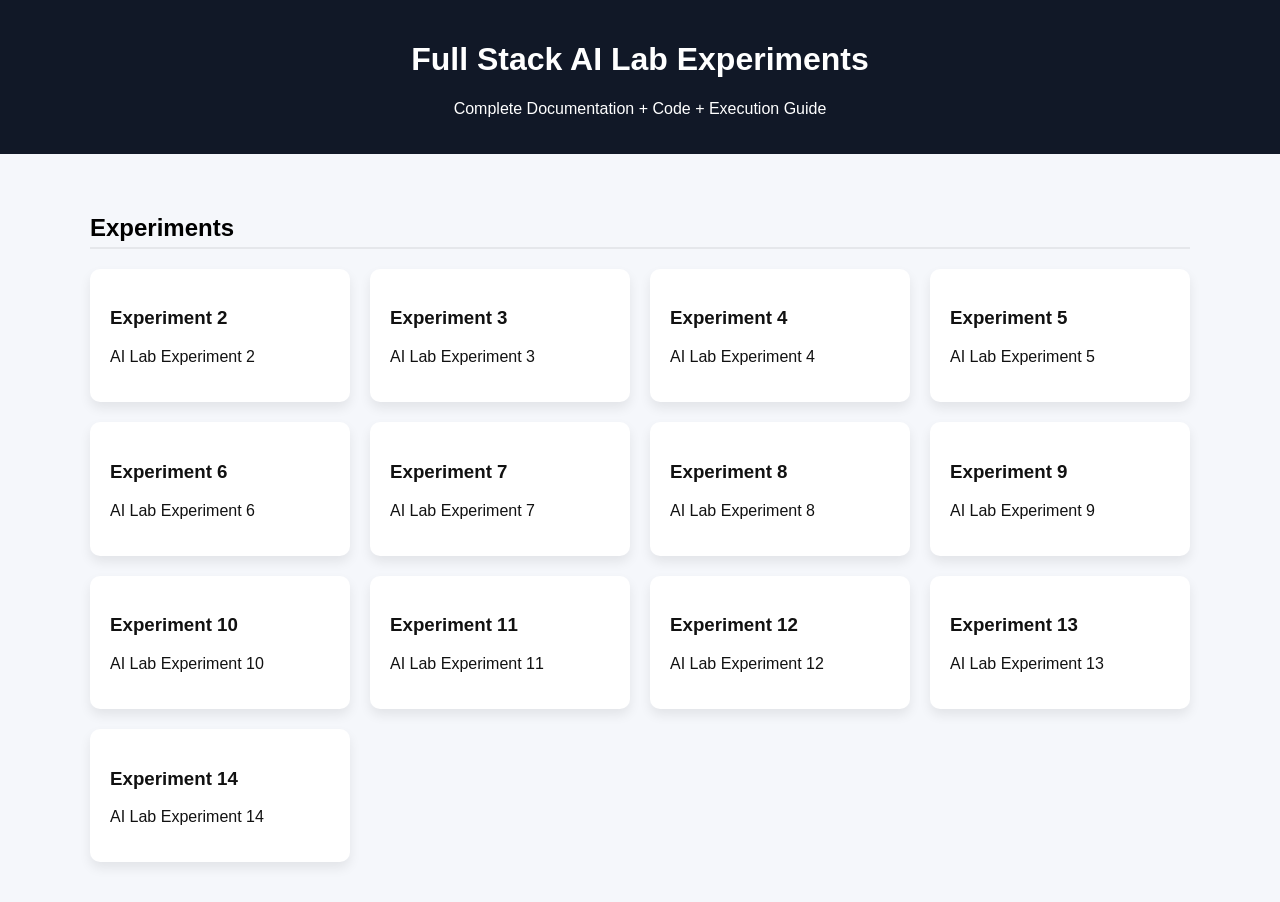
<file: index.html>
<!DOCTYPE html>
<html>
<head>
<title>Full Stack AI Lab Documentation</title>
<link rel="stylesheet" href="style.css">
</head>
<body>

<header>
<h1>Full Stack AI Lab Experiments</h1>
<p>Complete Documentation + Code + Execution Guide</p>
</header>

<div class="container">
<h2>Experiments</h2>

<div class="cards">
<a class="card" href="exp2.html"><h3>Experiment 2</h3><p>AI Lab Experiment 2</p></a>
<a class="card" href="exp3.html"><h3>Experiment 3</h3><p>AI Lab Experiment 3</p></a>
<a class="card" href="exp4.html"><h3>Experiment 4</h3><p>AI Lab Experiment 4</p></a>
<a class="card" href="exp5.html"><h3>Experiment 5</h3><p>AI Lab Experiment 5</p></a>
<a class="card" href="exp6.html"><h3>Experiment 6</h3><p>AI Lab Experiment 6</p></a>
<a class="card" href="exp7.html"><h3>Experiment 7</h3><p>AI Lab Experiment 7</p></a>
<a class="card" href="exp8.html"><h3>Experiment 8</h3><p>AI Lab Experiment 8</p></a>
<a class="card" href="exp9.html"><h3>Experiment 9</h3><p>AI Lab Experiment 9</p></a>
<a class="card" href="exp10.html"><h3>Experiment 10</h3><p>AI Lab Experiment 10</p></a>
<a class="card" href="exp11.html"><h3>Experiment 11</h3><p>AI Lab Experiment 11</p></a>
<a class="card" href="exp12.html"><h3>Experiment 12</h3><p>AI Lab Experiment 12</p></a>
<a class="card" href="exp13.html"><h3>Experiment 13</h3><p>AI Lab Experiment 13</p></a>
<a class="card" href="exp14.html"><h3>Experiment 14</h3><p>AI Lab Experiment 14</p></a>

</div>

</div>
</body>
</html>
</file>
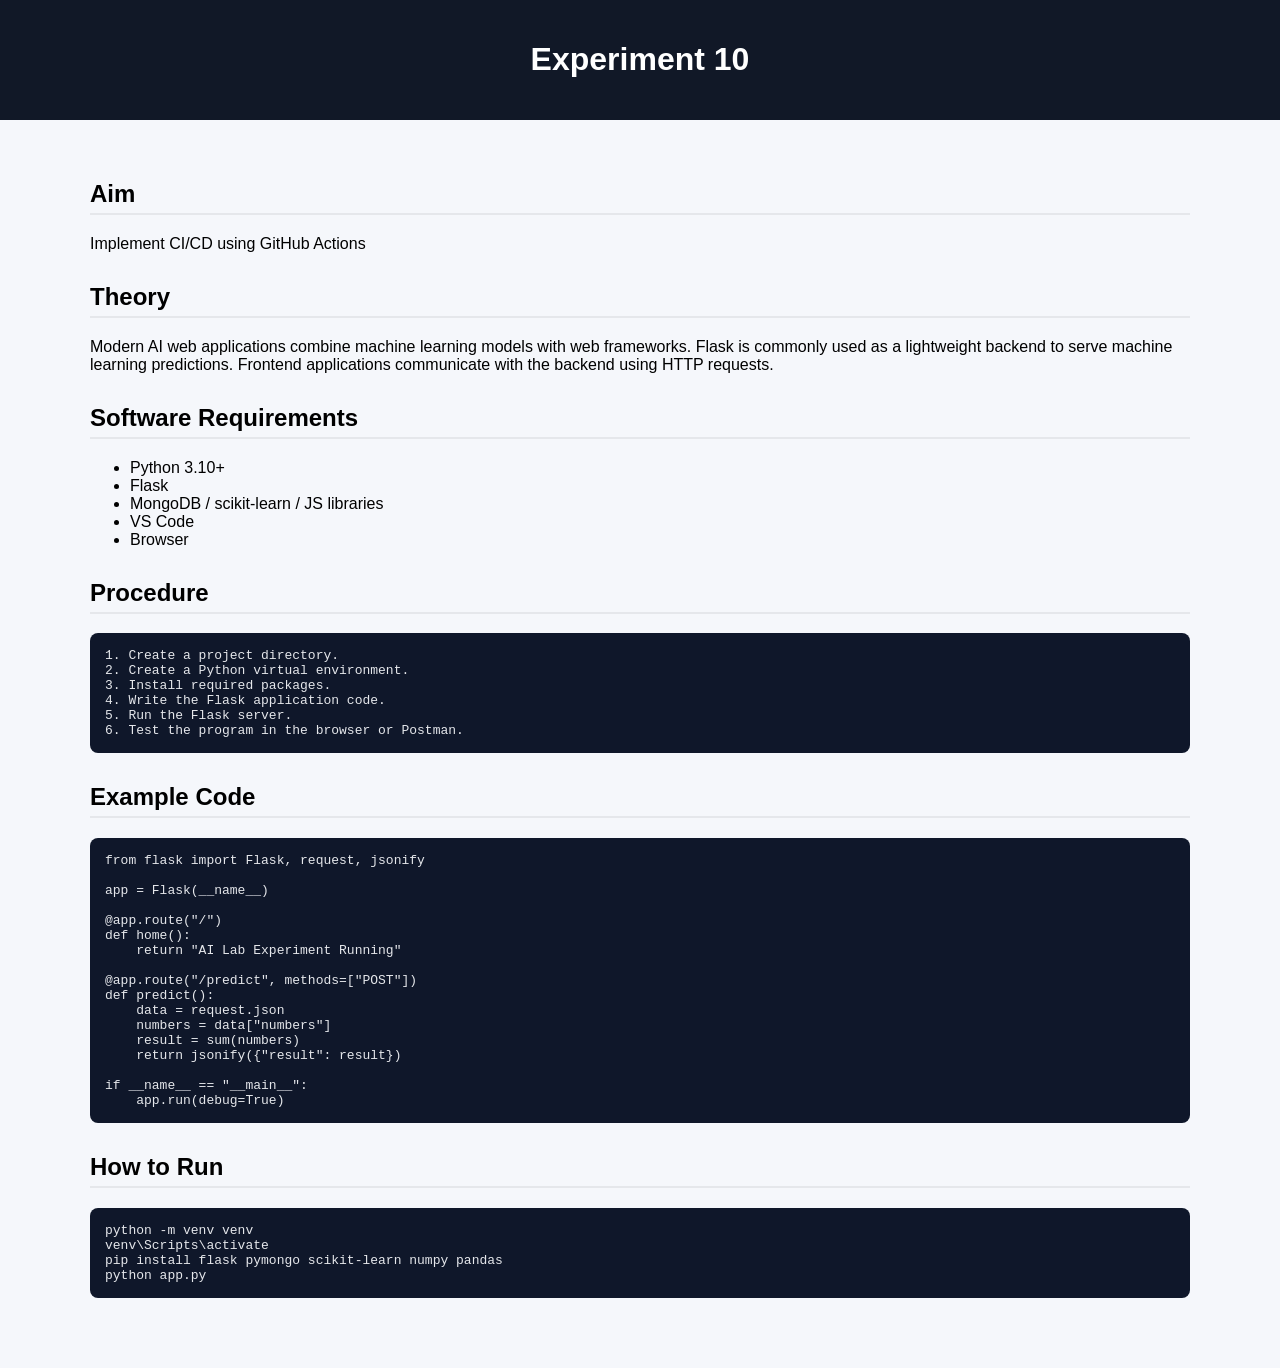
<file: exp10.html>
<!DOCTYPE html>
<html>
<head>
<title>Experiment 10</title>
<link rel="stylesheet" href="../style.css">
</head>
<body>

<header>
<h1>Experiment 10</h1>
</header>

<div class="container">

<section>
<h2>Aim</h2>
<p>Implement CI/CD using GitHub Actions</p>
</section>

<section>
<h2>Theory</h2>
<p>
Modern AI web applications combine machine learning models with web frameworks.
Flask is commonly used as a lightweight backend to serve machine learning predictions.
Frontend applications communicate with the backend using HTTP requests.
</p>
</section>

<section>
<h2>Software Requirements</h2>
<ul>
<li>Python 3.10+</li>
<li>Flask</li>
<li>MongoDB / scikit-learn / JS libraries</li>
<li>VS Code</li>
<li>Browser</li>
</ul>
</section>

<section>
<h2>Procedure</h2>
<pre>
1. Create a project directory.
2. Create a Python virtual environment.
3. Install required packages.
4. Write the Flask application code.
5. Run the Flask server.
6. Test the program in the browser or Postman.
</pre>
</section>

<section>
<h2>Example Code</h2>
<pre>
from flask import Flask, request, jsonify

app = Flask(__name__)

@app.route("/")
def home():
    return "AI Lab Experiment Running"

@app.route("/predict", methods=["POST"])
def predict():
    data = request.json
    numbers = data["numbers"]
    result = sum(numbers)
    return jsonify({"result": result})

if __name__ == "__main__":
    app.run(debug=True)
</pre>
</section>

<section>
<h2>How to Run</h2>
<pre>
python -m venv venv
venv\Scripts\activate
pip install flask pymongo scikit-learn numpy pandas
python app.py
</pre>
</section>

</div>
</body>
</html>
</file>
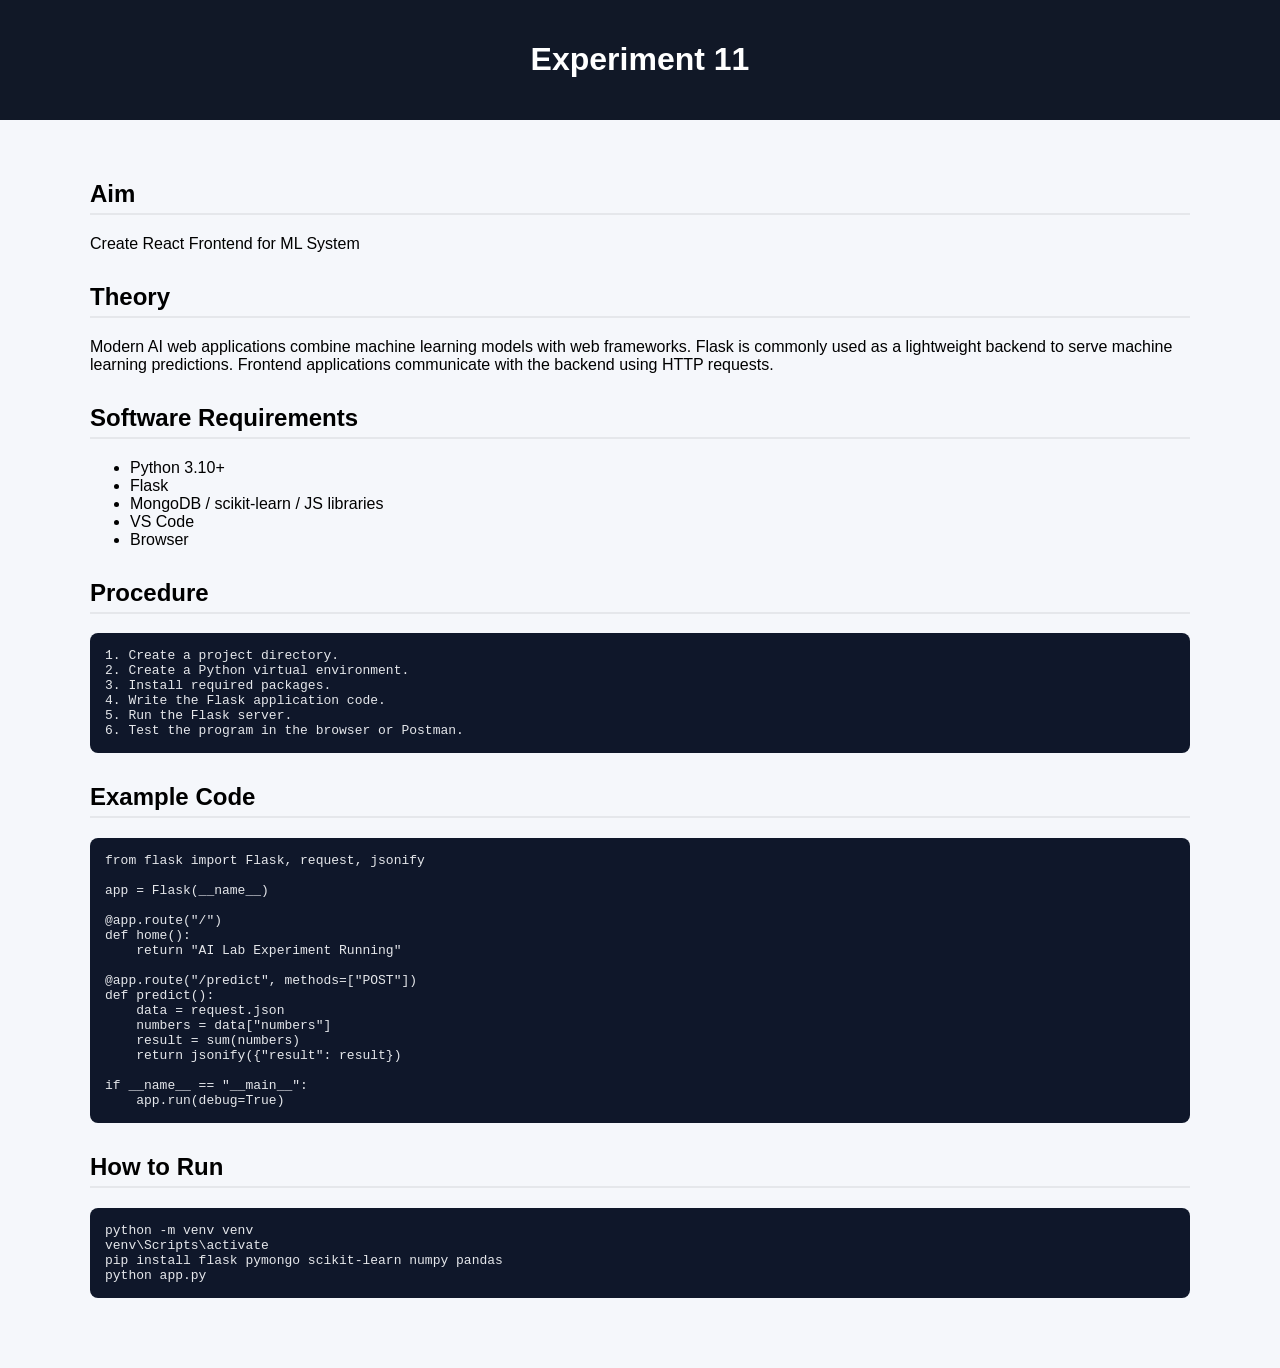
<file: exp11.html>
<!DOCTYPE html>
<html>
<head>
<title>Experiment 11</title>
<link rel="stylesheet" href="../style.css">
</head>
<body>

<header>
<h1>Experiment 11</h1>
</header>

<div class="container">

<section>
<h2>Aim</h2>
<p>Create React Frontend for ML System</p>
</section>

<section>
<h2>Theory</h2>
<p>
Modern AI web applications combine machine learning models with web frameworks.
Flask is commonly used as a lightweight backend to serve machine learning predictions.
Frontend applications communicate with the backend using HTTP requests.
</p>
</section>

<section>
<h2>Software Requirements</h2>
<ul>
<li>Python 3.10+</li>
<li>Flask</li>
<li>MongoDB / scikit-learn / JS libraries</li>
<li>VS Code</li>
<li>Browser</li>
</ul>
</section>

<section>
<h2>Procedure</h2>
<pre>
1. Create a project directory.
2. Create a Python virtual environment.
3. Install required packages.
4. Write the Flask application code.
5. Run the Flask server.
6. Test the program in the browser or Postman.
</pre>
</section>

<section>
<h2>Example Code</h2>
<pre>
from flask import Flask, request, jsonify

app = Flask(__name__)

@app.route("/")
def home():
    return "AI Lab Experiment Running"

@app.route("/predict", methods=["POST"])
def predict():
    data = request.json
    numbers = data["numbers"]
    result = sum(numbers)
    return jsonify({"result": result})

if __name__ == "__main__":
    app.run(debug=True)
</pre>
</section>

<section>
<h2>How to Run</h2>
<pre>
python -m venv venv
venv\Scripts\activate
pip install flask pymongo scikit-learn numpy pandas
python app.py
</pre>
</section>

</div>
</body>
</html>
</file>
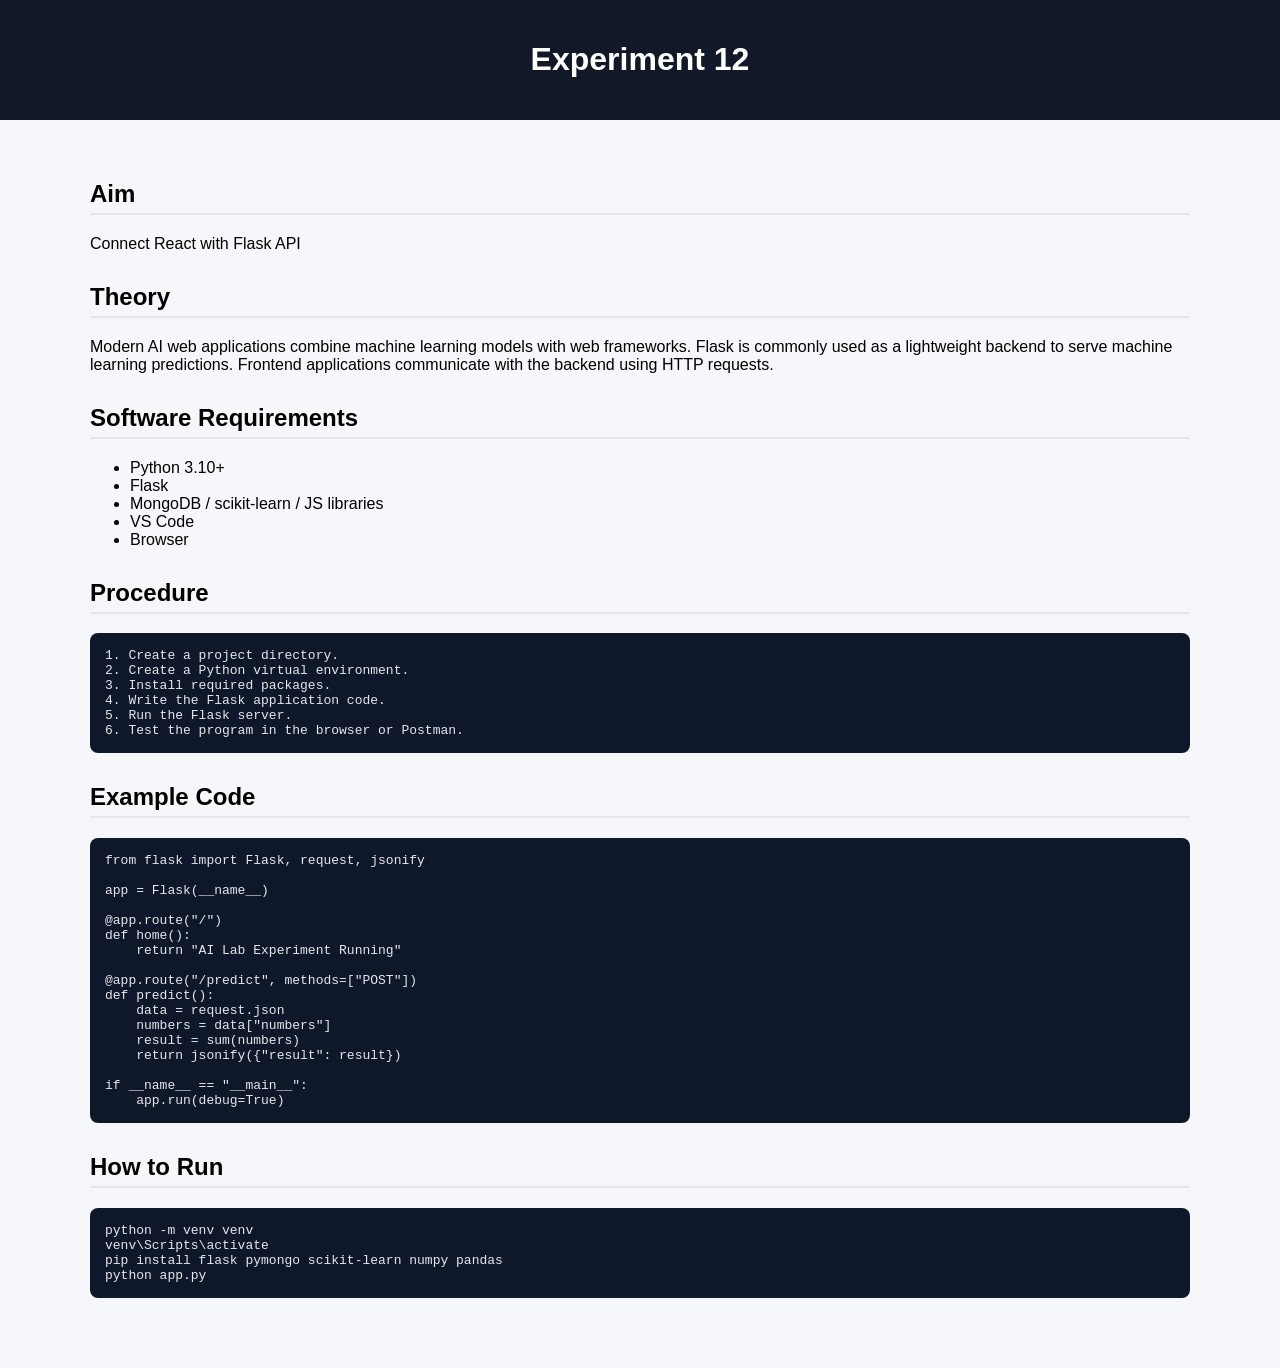
<file: exp12.html>
<!DOCTYPE html>
<html>
<head>
<title>Experiment 12</title>
<link rel="stylesheet" href="../style.css">
</head>
<body>

<header>
<h1>Experiment 12</h1>
</header>

<div class="container">

<section>
<h2>Aim</h2>
<p>Connect React with Flask API</p>
</section>

<section>
<h2>Theory</h2>
<p>
Modern AI web applications combine machine learning models with web frameworks.
Flask is commonly used as a lightweight backend to serve machine learning predictions.
Frontend applications communicate with the backend using HTTP requests.
</p>
</section>

<section>
<h2>Software Requirements</h2>
<ul>
<li>Python 3.10+</li>
<li>Flask</li>
<li>MongoDB / scikit-learn / JS libraries</li>
<li>VS Code</li>
<li>Browser</li>
</ul>
</section>

<section>
<h2>Procedure</h2>
<pre>
1. Create a project directory.
2. Create a Python virtual environment.
3. Install required packages.
4. Write the Flask application code.
5. Run the Flask server.
6. Test the program in the browser or Postman.
</pre>
</section>

<section>
<h2>Example Code</h2>
<pre>
from flask import Flask, request, jsonify

app = Flask(__name__)

@app.route("/")
def home():
    return "AI Lab Experiment Running"

@app.route("/predict", methods=["POST"])
def predict():
    data = request.json
    numbers = data["numbers"]
    result = sum(numbers)
    return jsonify({"result": result})

if __name__ == "__main__":
    app.run(debug=True)
</pre>
</section>

<section>
<h2>How to Run</h2>
<pre>
python -m venv venv
venv\Scripts\activate
pip install flask pymongo scikit-learn numpy pandas
python app.py
</pre>
</section>

</div>
</body>
</html>
</file>
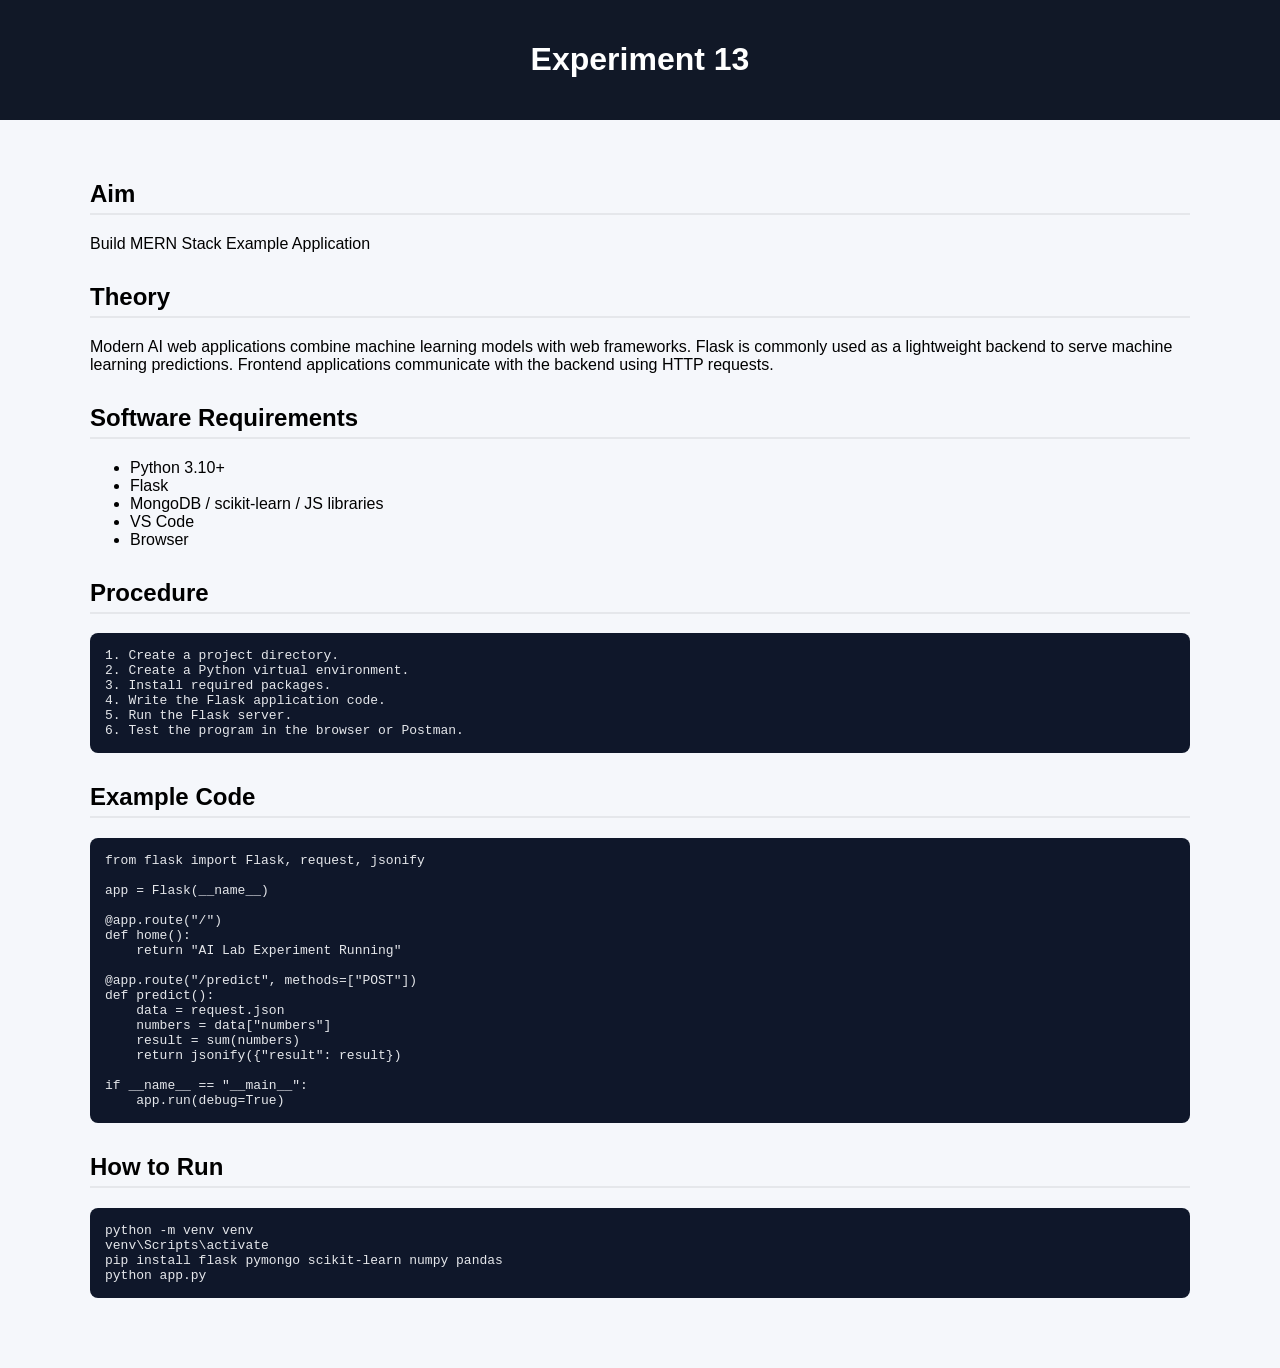
<file: exp13.html>
<!DOCTYPE html>
<html>
<head>
<title>Experiment 13</title>
<link rel="stylesheet" href="../style.css">
</head>
<body>

<header>
<h1>Experiment 13</h1>
</header>

<div class="container">

<section>
<h2>Aim</h2>
<p>Build MERN Stack Example Application</p>
</section>

<section>
<h2>Theory</h2>
<p>
Modern AI web applications combine machine learning models with web frameworks.
Flask is commonly used as a lightweight backend to serve machine learning predictions.
Frontend applications communicate with the backend using HTTP requests.
</p>
</section>

<section>
<h2>Software Requirements</h2>
<ul>
<li>Python 3.10+</li>
<li>Flask</li>
<li>MongoDB / scikit-learn / JS libraries</li>
<li>VS Code</li>
<li>Browser</li>
</ul>
</section>

<section>
<h2>Procedure</h2>
<pre>
1. Create a project directory.
2. Create a Python virtual environment.
3. Install required packages.
4. Write the Flask application code.
5. Run the Flask server.
6. Test the program in the browser or Postman.
</pre>
</section>

<section>
<h2>Example Code</h2>
<pre>
from flask import Flask, request, jsonify

app = Flask(__name__)

@app.route("/")
def home():
    return "AI Lab Experiment Running"

@app.route("/predict", methods=["POST"])
def predict():
    data = request.json
    numbers = data["numbers"]
    result = sum(numbers)
    return jsonify({"result": result})

if __name__ == "__main__":
    app.run(debug=True)
</pre>
</section>

<section>
<h2>How to Run</h2>
<pre>
python -m venv venv
venv\Scripts\activate
pip install flask pymongo scikit-learn numpy pandas
python app.py
</pre>
</section>

</div>
</body>
</html>
</file>
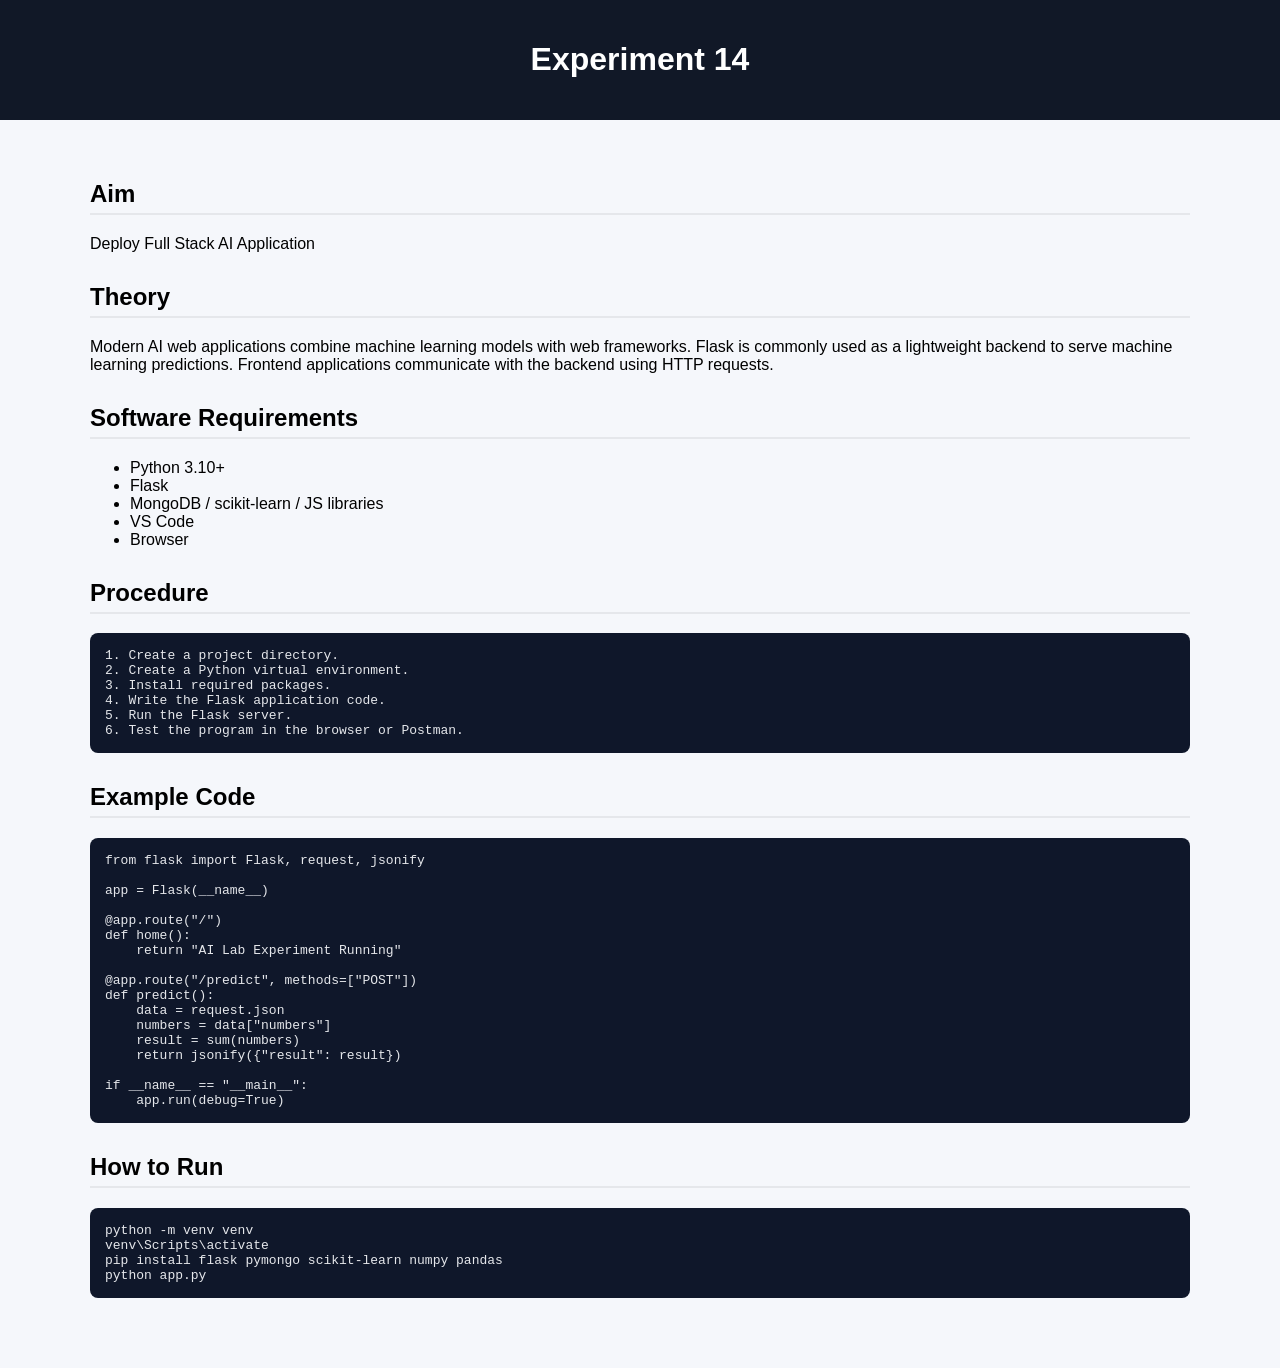
<file: exp14.html>
<!DOCTYPE html>
<html>
<head>
<title>Experiment 14</title>
<link rel="stylesheet" href="../style.css">
</head>
<body>

<header>
<h1>Experiment 14</h1>
</header>

<div class="container">

<section>
<h2>Aim</h2>
<p>Deploy Full Stack AI Application</p>
</section>

<section>
<h2>Theory</h2>
<p>
Modern AI web applications combine machine learning models with web frameworks.
Flask is commonly used as a lightweight backend to serve machine learning predictions.
Frontend applications communicate with the backend using HTTP requests.
</p>
</section>

<section>
<h2>Software Requirements</h2>
<ul>
<li>Python 3.10+</li>
<li>Flask</li>
<li>MongoDB / scikit-learn / JS libraries</li>
<li>VS Code</li>
<li>Browser</li>
</ul>
</section>

<section>
<h2>Procedure</h2>
<pre>
1. Create a project directory.
2. Create a Python virtual environment.
3. Install required packages.
4. Write the Flask application code.
5. Run the Flask server.
6. Test the program in the browser or Postman.
</pre>
</section>

<section>
<h2>Example Code</h2>
<pre>
from flask import Flask, request, jsonify

app = Flask(__name__)

@app.route("/")
def home():
    return "AI Lab Experiment Running"

@app.route("/predict", methods=["POST"])
def predict():
    data = request.json
    numbers = data["numbers"]
    result = sum(numbers)
    return jsonify({"result": result})

if __name__ == "__main__":
    app.run(debug=True)
</pre>
</section>

<section>
<h2>How to Run</h2>
<pre>
python -m venv venv
venv\Scripts\activate
pip install flask pymongo scikit-learn numpy pandas
python app.py
</pre>
</section>

</div>
</body>
</html>
</file>
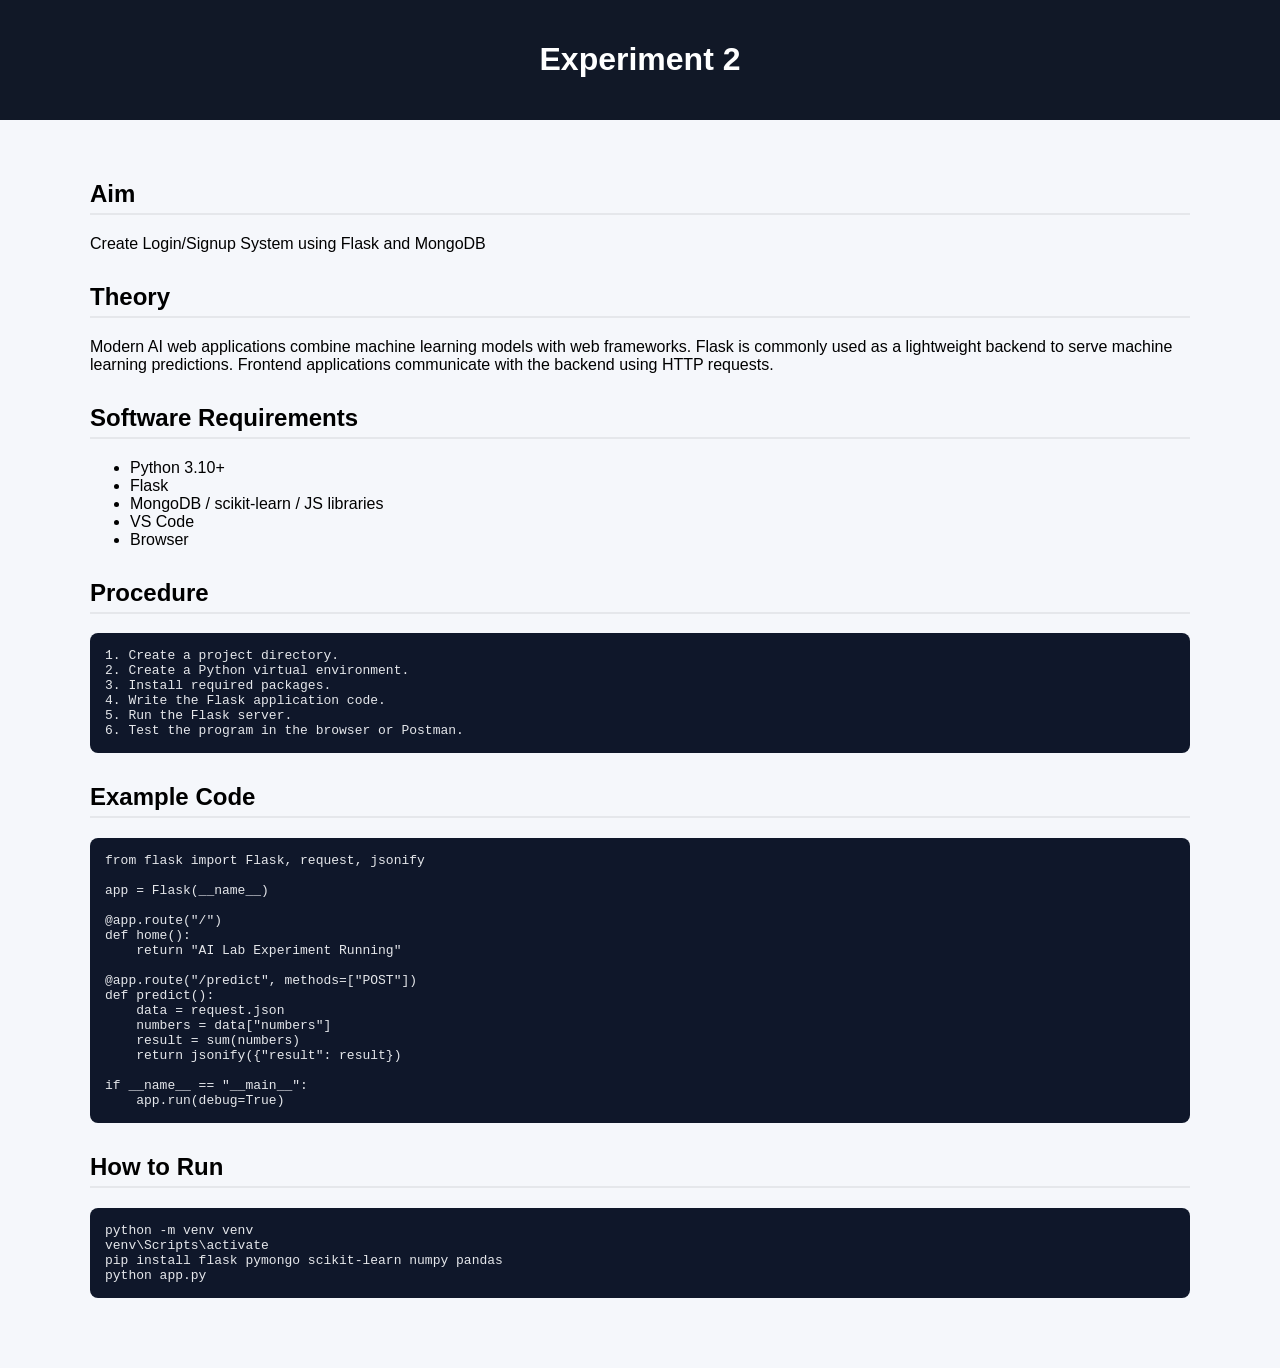
<file: exp2.html>
<!DOCTYPE html>
<html>
<head>
<title>Experiment 2</title>
<link rel="stylesheet" href="../style.css">
</head>
<body>

<header>
<h1>Experiment 2</h1>
</header>

<div class="container">

<section>
<h2>Aim</h2>
<p>Create Login/Signup System using Flask and MongoDB</p>
</section>

<section>
<h2>Theory</h2>
<p>
Modern AI web applications combine machine learning models with web frameworks.
Flask is commonly used as a lightweight backend to serve machine learning predictions.
Frontend applications communicate with the backend using HTTP requests.
</p>
</section>

<section>
<h2>Software Requirements</h2>
<ul>
<li>Python 3.10+</li>
<li>Flask</li>
<li>MongoDB / scikit-learn / JS libraries</li>
<li>VS Code</li>
<li>Browser</li>
</ul>
</section>

<section>
<h2>Procedure</h2>
<pre>
1. Create a project directory.
2. Create a Python virtual environment.
3. Install required packages.
4. Write the Flask application code.
5. Run the Flask server.
6. Test the program in the browser or Postman.
</pre>
</section>

<section>
<h2>Example Code</h2>
<pre>
from flask import Flask, request, jsonify

app = Flask(__name__)

@app.route("/")
def home():
    return "AI Lab Experiment Running"

@app.route("/predict", methods=["POST"])
def predict():
    data = request.json
    numbers = data["numbers"]
    result = sum(numbers)
    return jsonify({"result": result})

if __name__ == "__main__":
    app.run(debug=True)
</pre>
</section>

<section>
<h2>How to Run</h2>
<pre>
python -m venv venv
venv\Scripts\activate
pip install flask pymongo scikit-learn numpy pandas
python app.py
</pre>
</section>

</div>
</body>
</html>
</file>
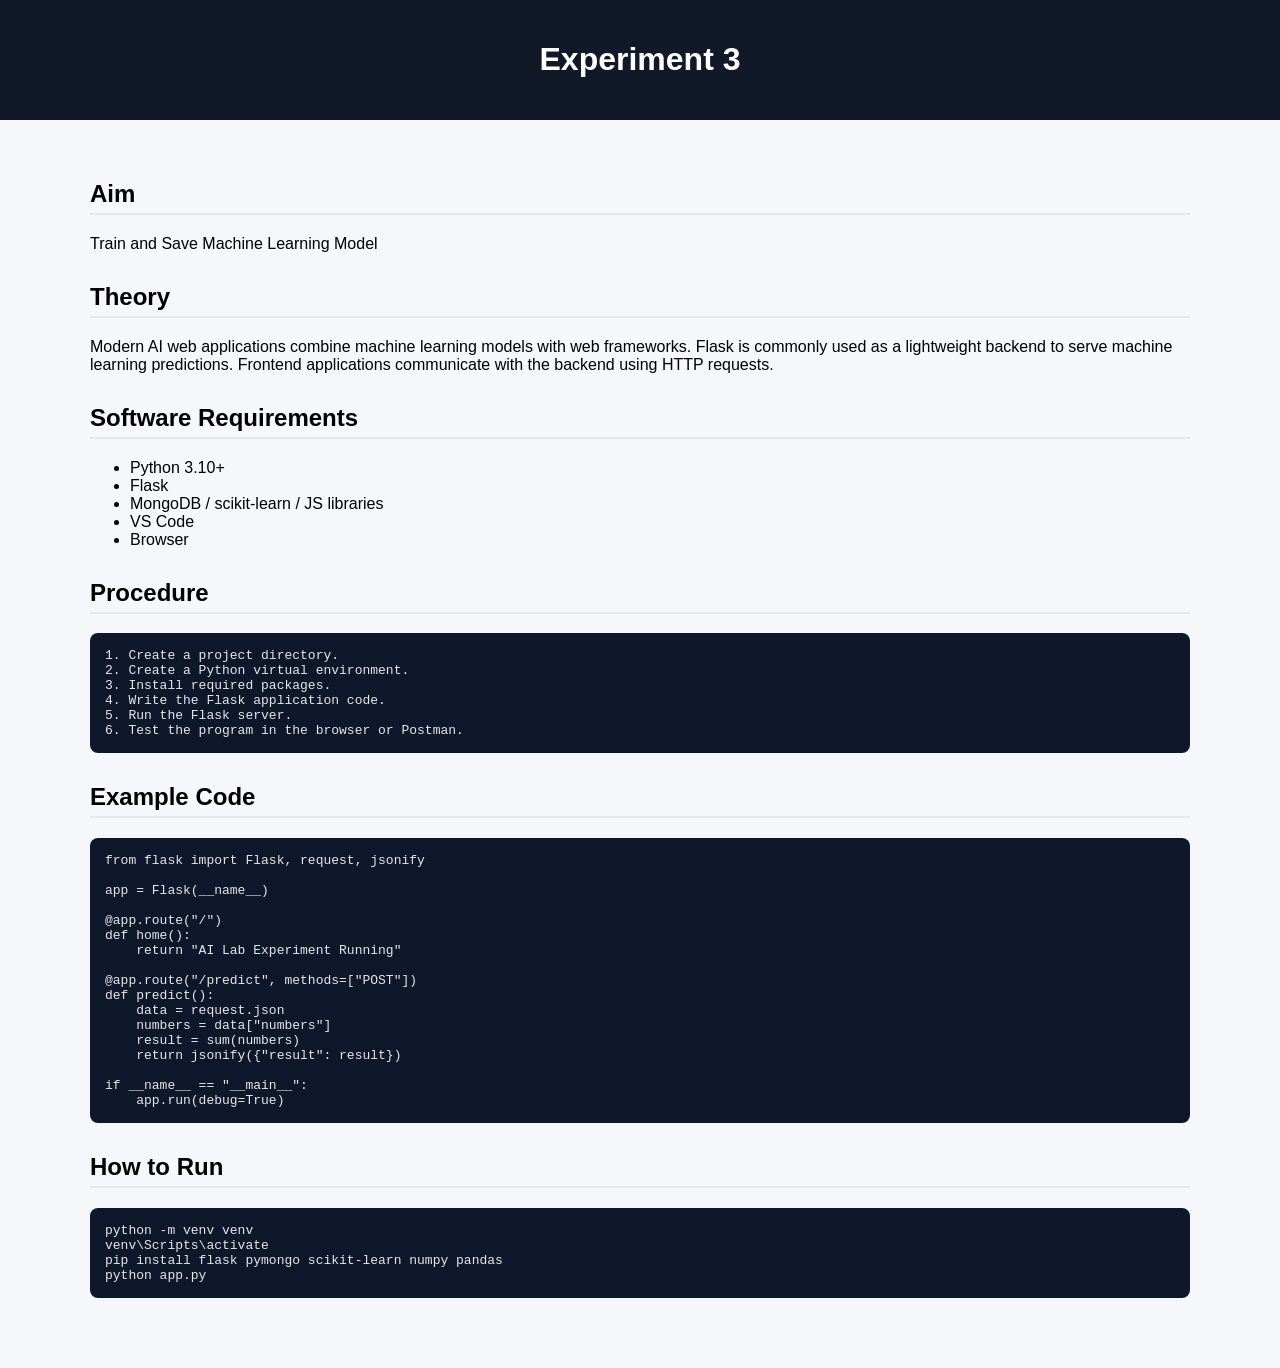
<file: exp3.html>
<!DOCTYPE html>
<html>
<head>
<title>Experiment 3</title>
<link rel="stylesheet" href="../style.css">
</head>
<body>

<header>
<h1>Experiment 3</h1>
</header>

<div class="container">

<section>
<h2>Aim</h2>
<p>Train and Save Machine Learning Model</p>
</section>

<section>
<h2>Theory</h2>
<p>
Modern AI web applications combine machine learning models with web frameworks.
Flask is commonly used as a lightweight backend to serve machine learning predictions.
Frontend applications communicate with the backend using HTTP requests.
</p>
</section>

<section>
<h2>Software Requirements</h2>
<ul>
<li>Python 3.10+</li>
<li>Flask</li>
<li>MongoDB / scikit-learn / JS libraries</li>
<li>VS Code</li>
<li>Browser</li>
</ul>
</section>

<section>
<h2>Procedure</h2>
<pre>
1. Create a project directory.
2. Create a Python virtual environment.
3. Install required packages.
4. Write the Flask application code.
5. Run the Flask server.
6. Test the program in the browser or Postman.
</pre>
</section>

<section>
<h2>Example Code</h2>
<pre>
from flask import Flask, request, jsonify

app = Flask(__name__)

@app.route("/")
def home():
    return "AI Lab Experiment Running"

@app.route("/predict", methods=["POST"])
def predict():
    data = request.json
    numbers = data["numbers"]
    result = sum(numbers)
    return jsonify({"result": result})

if __name__ == "__main__":
    app.run(debug=True)
</pre>
</section>

<section>
<h2>How to Run</h2>
<pre>
python -m venv venv
venv\Scripts\activate
pip install flask pymongo scikit-learn numpy pandas
python app.py
</pre>
</section>

</div>
</body>
</html>
</file>
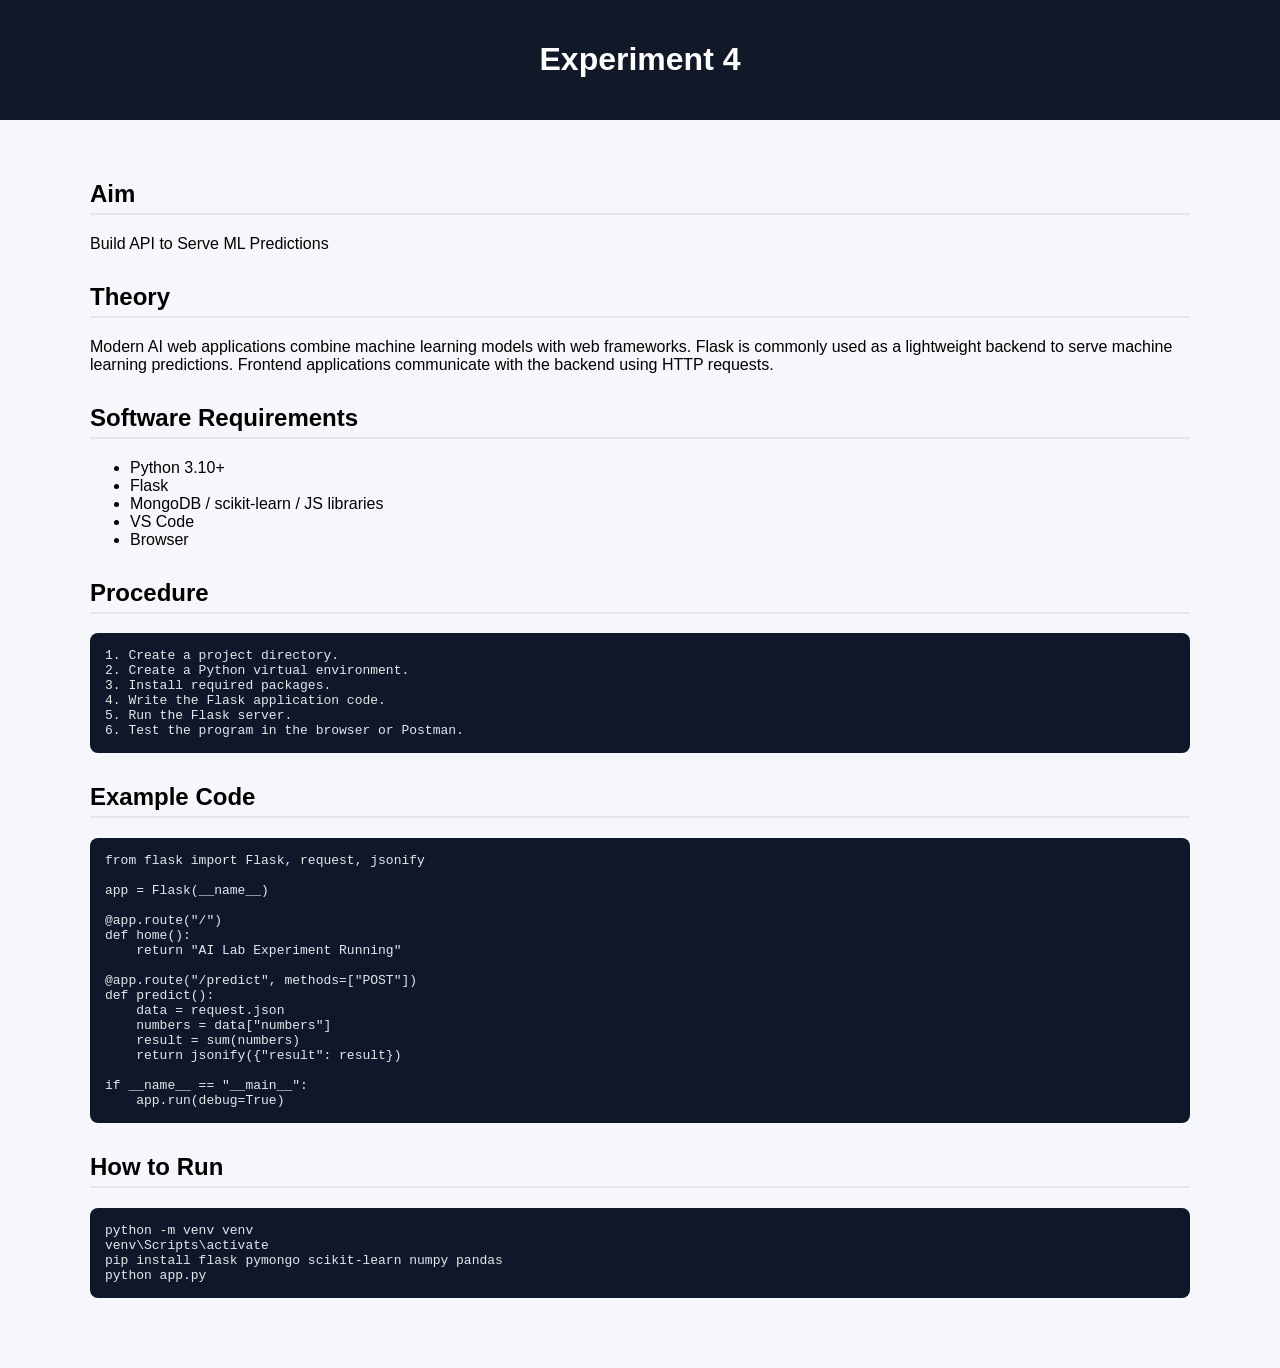
<file: exp4.html>
<!DOCTYPE html>
<html>
<head>
<title>Experiment 4</title>
<link rel="stylesheet" href="../style.css">
</head>
<body>

<header>
<h1>Experiment 4</h1>
</header>

<div class="container">

<section>
<h2>Aim</h2>
<p>Build API to Serve ML Predictions</p>
</section>

<section>
<h2>Theory</h2>
<p>
Modern AI web applications combine machine learning models with web frameworks.
Flask is commonly used as a lightweight backend to serve machine learning predictions.
Frontend applications communicate with the backend using HTTP requests.
</p>
</section>

<section>
<h2>Software Requirements</h2>
<ul>
<li>Python 3.10+</li>
<li>Flask</li>
<li>MongoDB / scikit-learn / JS libraries</li>
<li>VS Code</li>
<li>Browser</li>
</ul>
</section>

<section>
<h2>Procedure</h2>
<pre>
1. Create a project directory.
2. Create a Python virtual environment.
3. Install required packages.
4. Write the Flask application code.
5. Run the Flask server.
6. Test the program in the browser or Postman.
</pre>
</section>

<section>
<h2>Example Code</h2>
<pre>
from flask import Flask, request, jsonify

app = Flask(__name__)

@app.route("/")
def home():
    return "AI Lab Experiment Running"

@app.route("/predict", methods=["POST"])
def predict():
    data = request.json
    numbers = data["numbers"]
    result = sum(numbers)
    return jsonify({"result": result})

if __name__ == "__main__":
    app.run(debug=True)
</pre>
</section>

<section>
<h2>How to Run</h2>
<pre>
python -m venv venv
venv\Scripts\activate
pip install flask pymongo scikit-learn numpy pandas
python app.py
</pre>
</section>

</div>
</body>
</html>
</file>
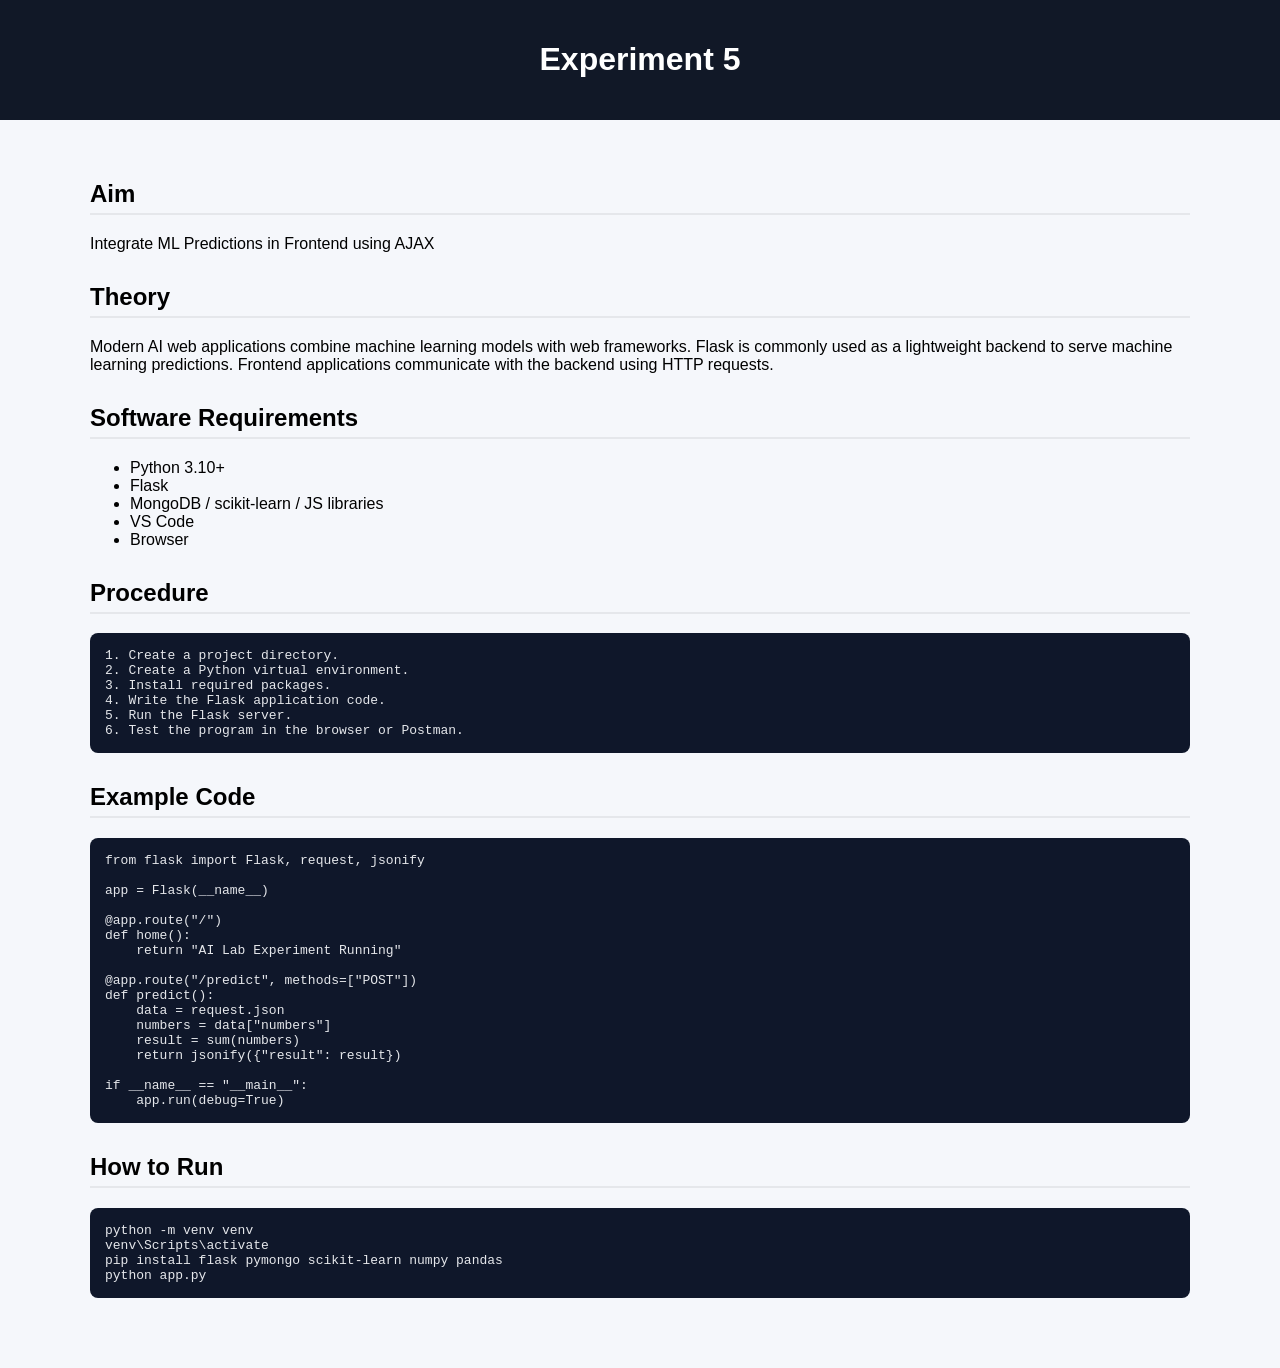
<file: exp5.html>
<!DOCTYPE html>
<html>
<head>
<title>Experiment 5</title>
<link rel="stylesheet" href="../style.css">
</head>
<body>

<header>
<h1>Experiment 5</h1>
</header>

<div class="container">

<section>
<h2>Aim</h2>
<p>Integrate ML Predictions in Frontend using AJAX</p>
</section>

<section>
<h2>Theory</h2>
<p>
Modern AI web applications combine machine learning models with web frameworks.
Flask is commonly used as a lightweight backend to serve machine learning predictions.
Frontend applications communicate with the backend using HTTP requests.
</p>
</section>

<section>
<h2>Software Requirements</h2>
<ul>
<li>Python 3.10+</li>
<li>Flask</li>
<li>MongoDB / scikit-learn / JS libraries</li>
<li>VS Code</li>
<li>Browser</li>
</ul>
</section>

<section>
<h2>Procedure</h2>
<pre>
1. Create a project directory.
2. Create a Python virtual environment.
3. Install required packages.
4. Write the Flask application code.
5. Run the Flask server.
6. Test the program in the browser or Postman.
</pre>
</section>

<section>
<h2>Example Code</h2>
<pre>
from flask import Flask, request, jsonify

app = Flask(__name__)

@app.route("/")
def home():
    return "AI Lab Experiment Running"

@app.route("/predict", methods=["POST"])
def predict():
    data = request.json
    numbers = data["numbers"]
    result = sum(numbers)
    return jsonify({"result": result})

if __name__ == "__main__":
    app.run(debug=True)
</pre>
</section>

<section>
<h2>How to Run</h2>
<pre>
python -m venv venv
venv\Scripts\activate
pip install flask pymongo scikit-learn numpy pandas
python app.py
</pre>
</section>

</div>
</body>
</html>
</file>
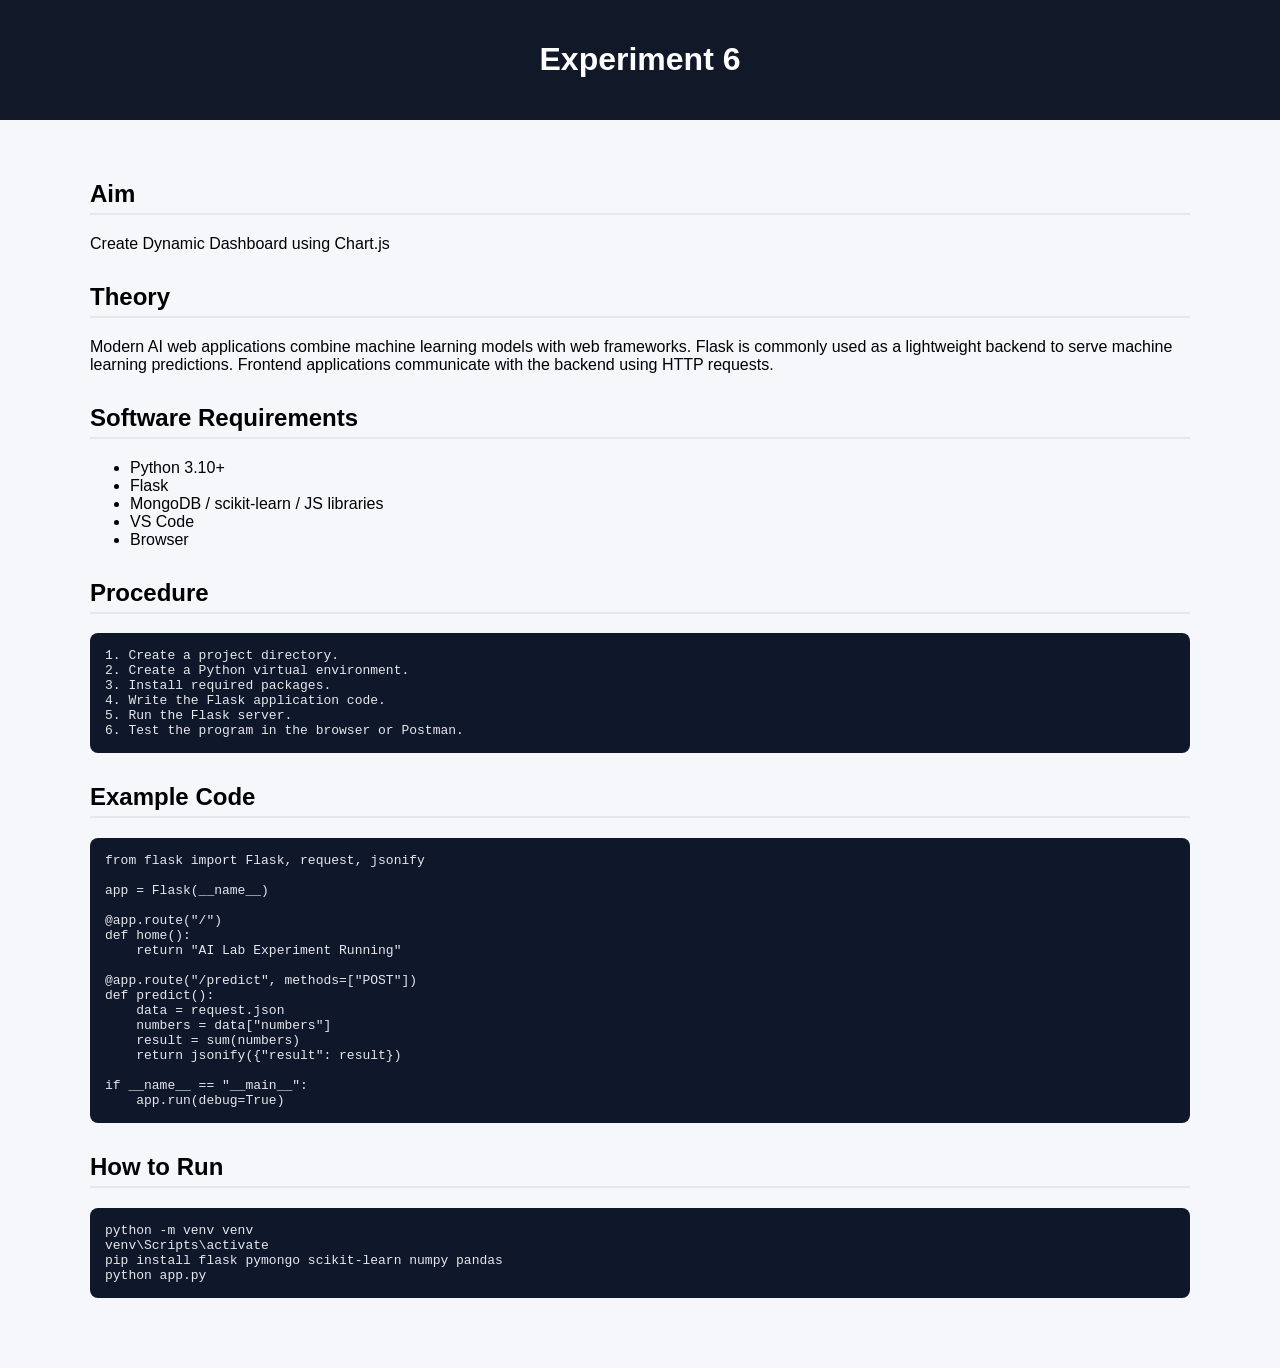
<file: exp6.html>
<!DOCTYPE html>
<html>
<head>
<title>Experiment 6</title>
<link rel="stylesheet" href="../style.css">
</head>
<body>

<header>
<h1>Experiment 6</h1>
</header>

<div class="container">

<section>
<h2>Aim</h2>
<p>Create Dynamic Dashboard using Chart.js</p>
</section>

<section>
<h2>Theory</h2>
<p>
Modern AI web applications combine machine learning models with web frameworks.
Flask is commonly used as a lightweight backend to serve machine learning predictions.
Frontend applications communicate with the backend using HTTP requests.
</p>
</section>

<section>
<h2>Software Requirements</h2>
<ul>
<li>Python 3.10+</li>
<li>Flask</li>
<li>MongoDB / scikit-learn / JS libraries</li>
<li>VS Code</li>
<li>Browser</li>
</ul>
</section>

<section>
<h2>Procedure</h2>
<pre>
1. Create a project directory.
2. Create a Python virtual environment.
3. Install required packages.
4. Write the Flask application code.
5. Run the Flask server.
6. Test the program in the browser or Postman.
</pre>
</section>

<section>
<h2>Example Code</h2>
<pre>
from flask import Flask, request, jsonify

app = Flask(__name__)

@app.route("/")
def home():
    return "AI Lab Experiment Running"

@app.route("/predict", methods=["POST"])
def predict():
    data = request.json
    numbers = data["numbers"]
    result = sum(numbers)
    return jsonify({"result": result})

if __name__ == "__main__":
    app.run(debug=True)
</pre>
</section>

<section>
<h2>How to Run</h2>
<pre>
python -m venv venv
venv\Scripts\activate
pip install flask pymongo scikit-learn numpy pandas
python app.py
</pre>
</section>

</div>
</body>
</html>
</file>
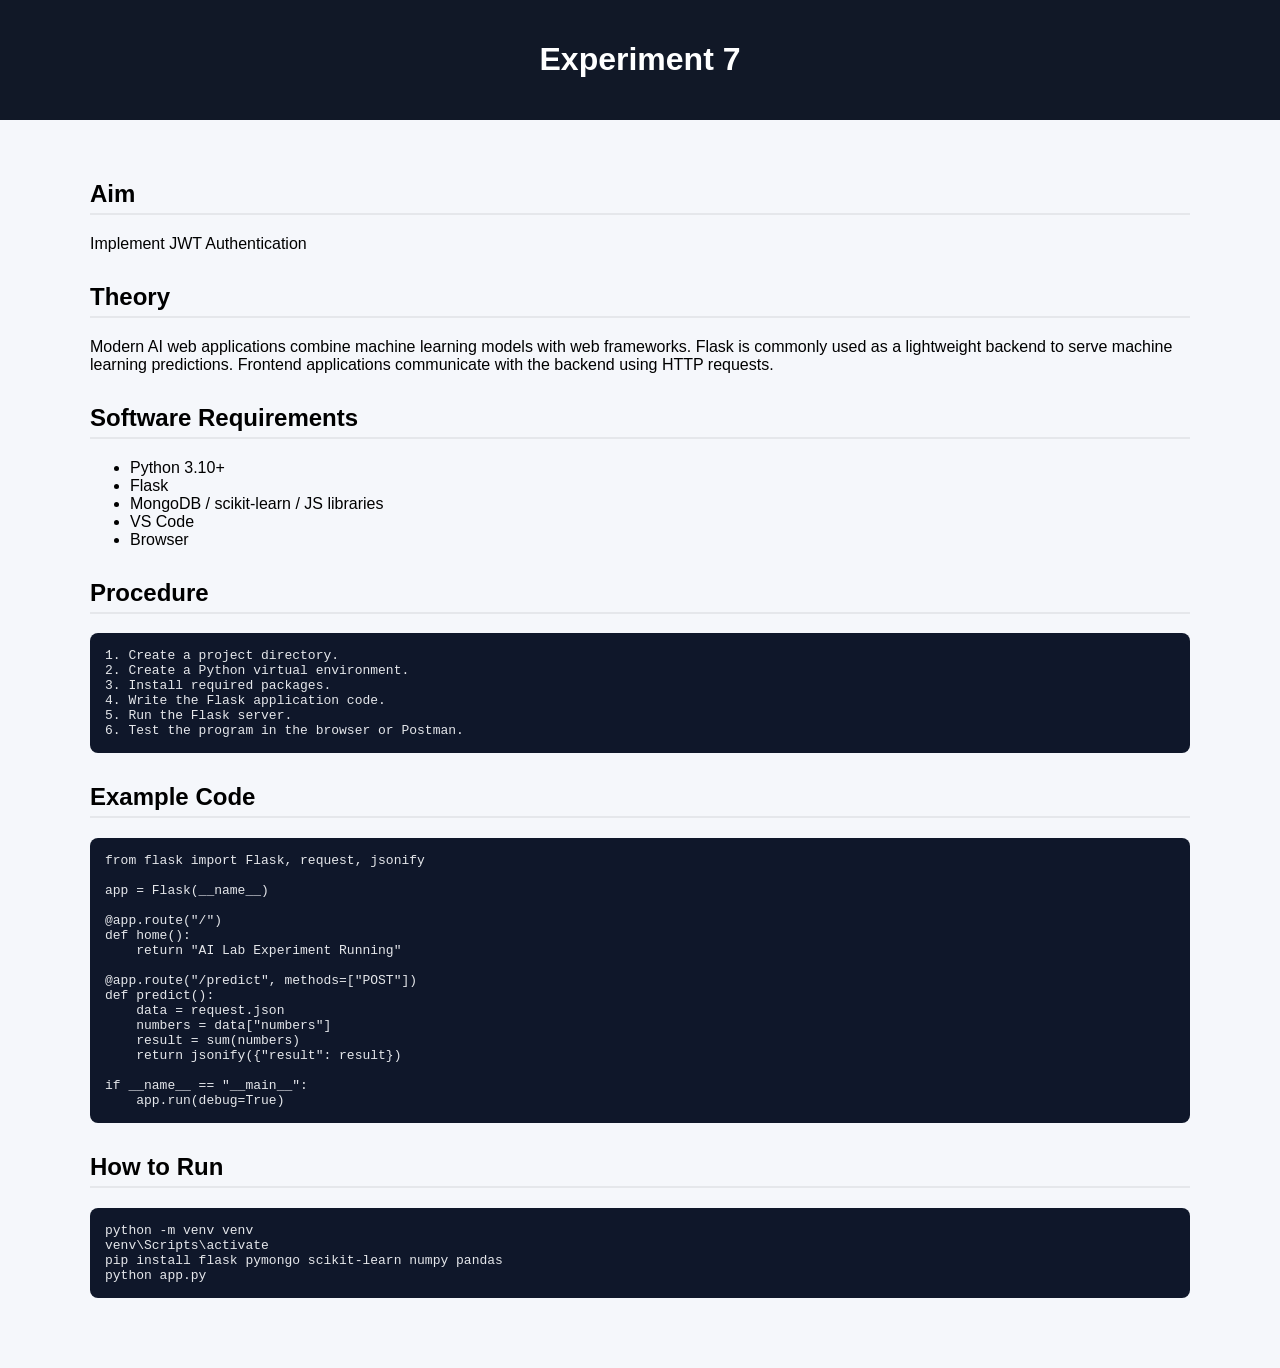
<file: exp7.html>
<!DOCTYPE html>
<html>
<head>
<title>Experiment 7</title>
<link rel="stylesheet" href="../style.css">
</head>
<body>

<header>
<h1>Experiment 7</h1>
</header>

<div class="container">

<section>
<h2>Aim</h2>
<p>Implement JWT Authentication</p>
</section>

<section>
<h2>Theory</h2>
<p>
Modern AI web applications combine machine learning models with web frameworks.
Flask is commonly used as a lightweight backend to serve machine learning predictions.
Frontend applications communicate with the backend using HTTP requests.
</p>
</section>

<section>
<h2>Software Requirements</h2>
<ul>
<li>Python 3.10+</li>
<li>Flask</li>
<li>MongoDB / scikit-learn / JS libraries</li>
<li>VS Code</li>
<li>Browser</li>
</ul>
</section>

<section>
<h2>Procedure</h2>
<pre>
1. Create a project directory.
2. Create a Python virtual environment.
3. Install required packages.
4. Write the Flask application code.
5. Run the Flask server.
6. Test the program in the browser or Postman.
</pre>
</section>

<section>
<h2>Example Code</h2>
<pre>
from flask import Flask, request, jsonify

app = Flask(__name__)

@app.route("/")
def home():
    return "AI Lab Experiment Running"

@app.route("/predict", methods=["POST"])
def predict():
    data = request.json
    numbers = data["numbers"]
    result = sum(numbers)
    return jsonify({"result": result})

if __name__ == "__main__":
    app.run(debug=True)
</pre>
</section>

<section>
<h2>How to Run</h2>
<pre>
python -m venv venv
venv\Scripts\activate
pip install flask pymongo scikit-learn numpy pandas
python app.py
</pre>
</section>

</div>
</body>
</html>
</file>
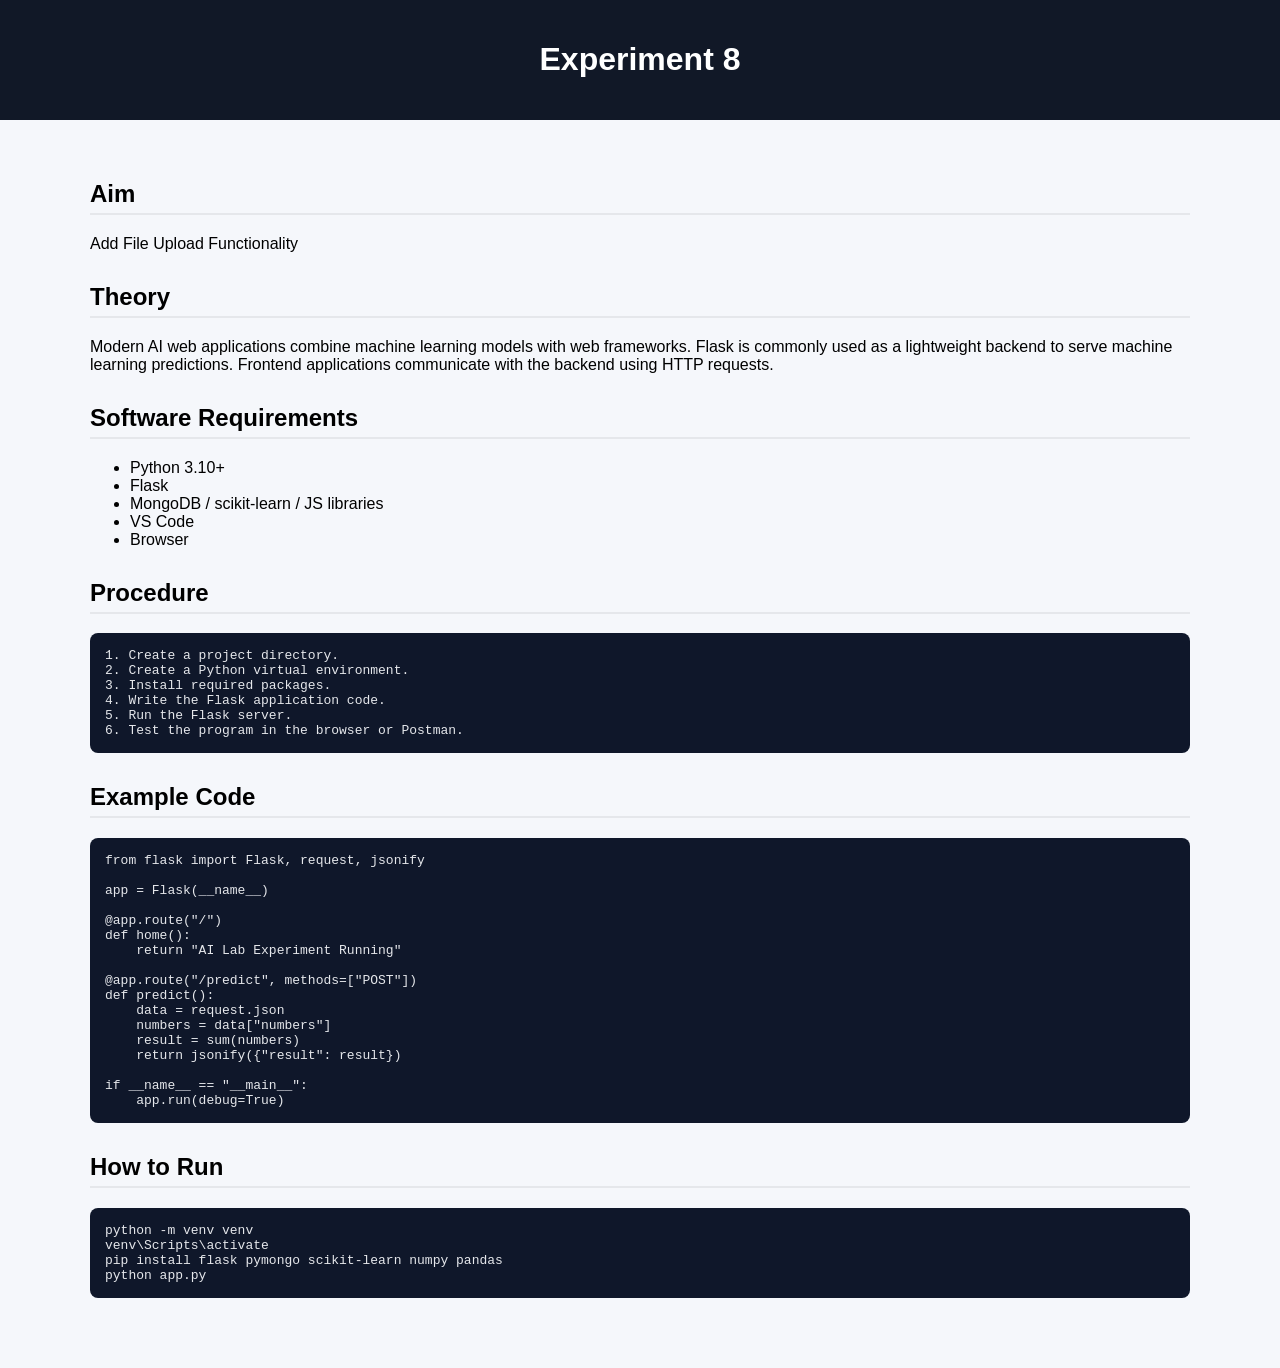
<file: exp8.html>
<!DOCTYPE html>
<html>
<head>
<title>Experiment 8</title>
<link rel="stylesheet" href="../style.css">
</head>
<body>

<header>
<h1>Experiment 8</h1>
</header>

<div class="container">

<section>
<h2>Aim</h2>
<p>Add File Upload Functionality</p>
</section>

<section>
<h2>Theory</h2>
<p>
Modern AI web applications combine machine learning models with web frameworks.
Flask is commonly used as a lightweight backend to serve machine learning predictions.
Frontend applications communicate with the backend using HTTP requests.
</p>
</section>

<section>
<h2>Software Requirements</h2>
<ul>
<li>Python 3.10+</li>
<li>Flask</li>
<li>MongoDB / scikit-learn / JS libraries</li>
<li>VS Code</li>
<li>Browser</li>
</ul>
</section>

<section>
<h2>Procedure</h2>
<pre>
1. Create a project directory.
2. Create a Python virtual environment.
3. Install required packages.
4. Write the Flask application code.
5. Run the Flask server.
6. Test the program in the browser or Postman.
</pre>
</section>

<section>
<h2>Example Code</h2>
<pre>
from flask import Flask, request, jsonify

app = Flask(__name__)

@app.route("/")
def home():
    return "AI Lab Experiment Running"

@app.route("/predict", methods=["POST"])
def predict():
    data = request.json
    numbers = data["numbers"]
    result = sum(numbers)
    return jsonify({"result": result})

if __name__ == "__main__":
    app.run(debug=True)
</pre>
</section>

<section>
<h2>How to Run</h2>
<pre>
python -m venv venv
venv\Scripts\activate
pip install flask pymongo scikit-learn numpy pandas
python app.py
</pre>
</section>

</div>
</body>
</html>
</file>
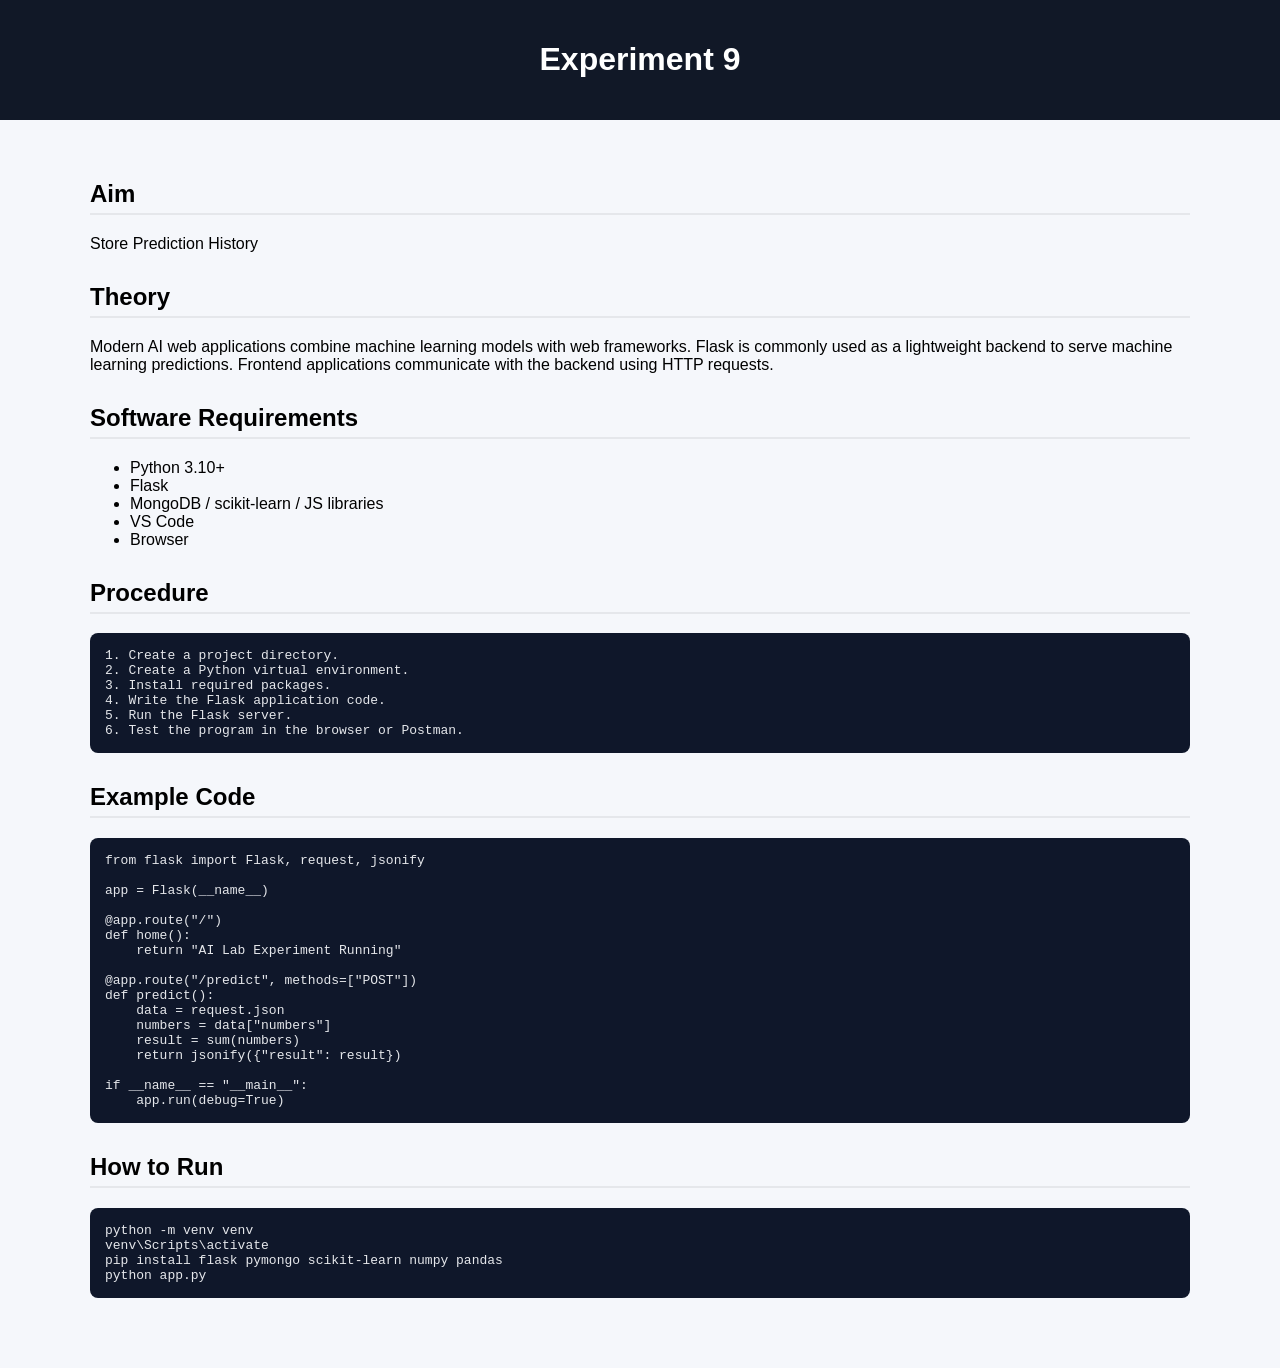
<file: exp9.html>
<!DOCTYPE html>
<html>
<head>
<title>Experiment 9</title>
<link rel="stylesheet" href="../style.css">
</head>
<body>

<header>
<h1>Experiment 9</h1>
</header>

<div class="container">

<section>
<h2>Aim</h2>
<p>Store Prediction History</p>
</section>

<section>
<h2>Theory</h2>
<p>
Modern AI web applications combine machine learning models with web frameworks.
Flask is commonly used as a lightweight backend to serve machine learning predictions.
Frontend applications communicate with the backend using HTTP requests.
</p>
</section>

<section>
<h2>Software Requirements</h2>
<ul>
<li>Python 3.10+</li>
<li>Flask</li>
<li>MongoDB / scikit-learn / JS libraries</li>
<li>VS Code</li>
<li>Browser</li>
</ul>
</section>

<section>
<h2>Procedure</h2>
<pre>
1. Create a project directory.
2. Create a Python virtual environment.
3. Install required packages.
4. Write the Flask application code.
5. Run the Flask server.
6. Test the program in the browser or Postman.
</pre>
</section>

<section>
<h2>Example Code</h2>
<pre>
from flask import Flask, request, jsonify

app = Flask(__name__)

@app.route("/")
def home():
    return "AI Lab Experiment Running"

@app.route("/predict", methods=["POST"])
def predict():
    data = request.json
    numbers = data["numbers"]
    result = sum(numbers)
    return jsonify({"result": result})

if __name__ == "__main__":
    app.run(debug=True)
</pre>
</section>

<section>
<h2>How to Run</h2>
<pre>
python -m venv venv
venv\Scripts\activate
pip install flask pymongo scikit-learn numpy pandas
python app.py
</pre>
</section>

</div>
</body>
</html>
</file>
<file: style.css>
body{font-family:Arial;background:#f5f7fb;margin:0}
header{background:#111827;color:white;padding:20px;text-align:center}
.container{padding:40px;max-width:1100px;margin:auto}
.cards{display:grid;grid-template-columns:repeat(auto-fit,minmax(220px,1fr));gap:20px}
.card{background:white;padding:20px;border-radius:10px;text-decoration:none;color:#111;
box-shadow:0 6px 12px rgba(0,0,0,0.08);transition:.25s}
.card:hover{transform:translateY(-6px);background:#2563eb;color:white}
section{margin-bottom:30px}
pre{background:#0f172a;color:#e5e7eb;padding:15px;border-radius:8px;overflow:auto}
h2{border-bottom:2px solid #e5e7eb;padding-bottom:5px}
</file>
